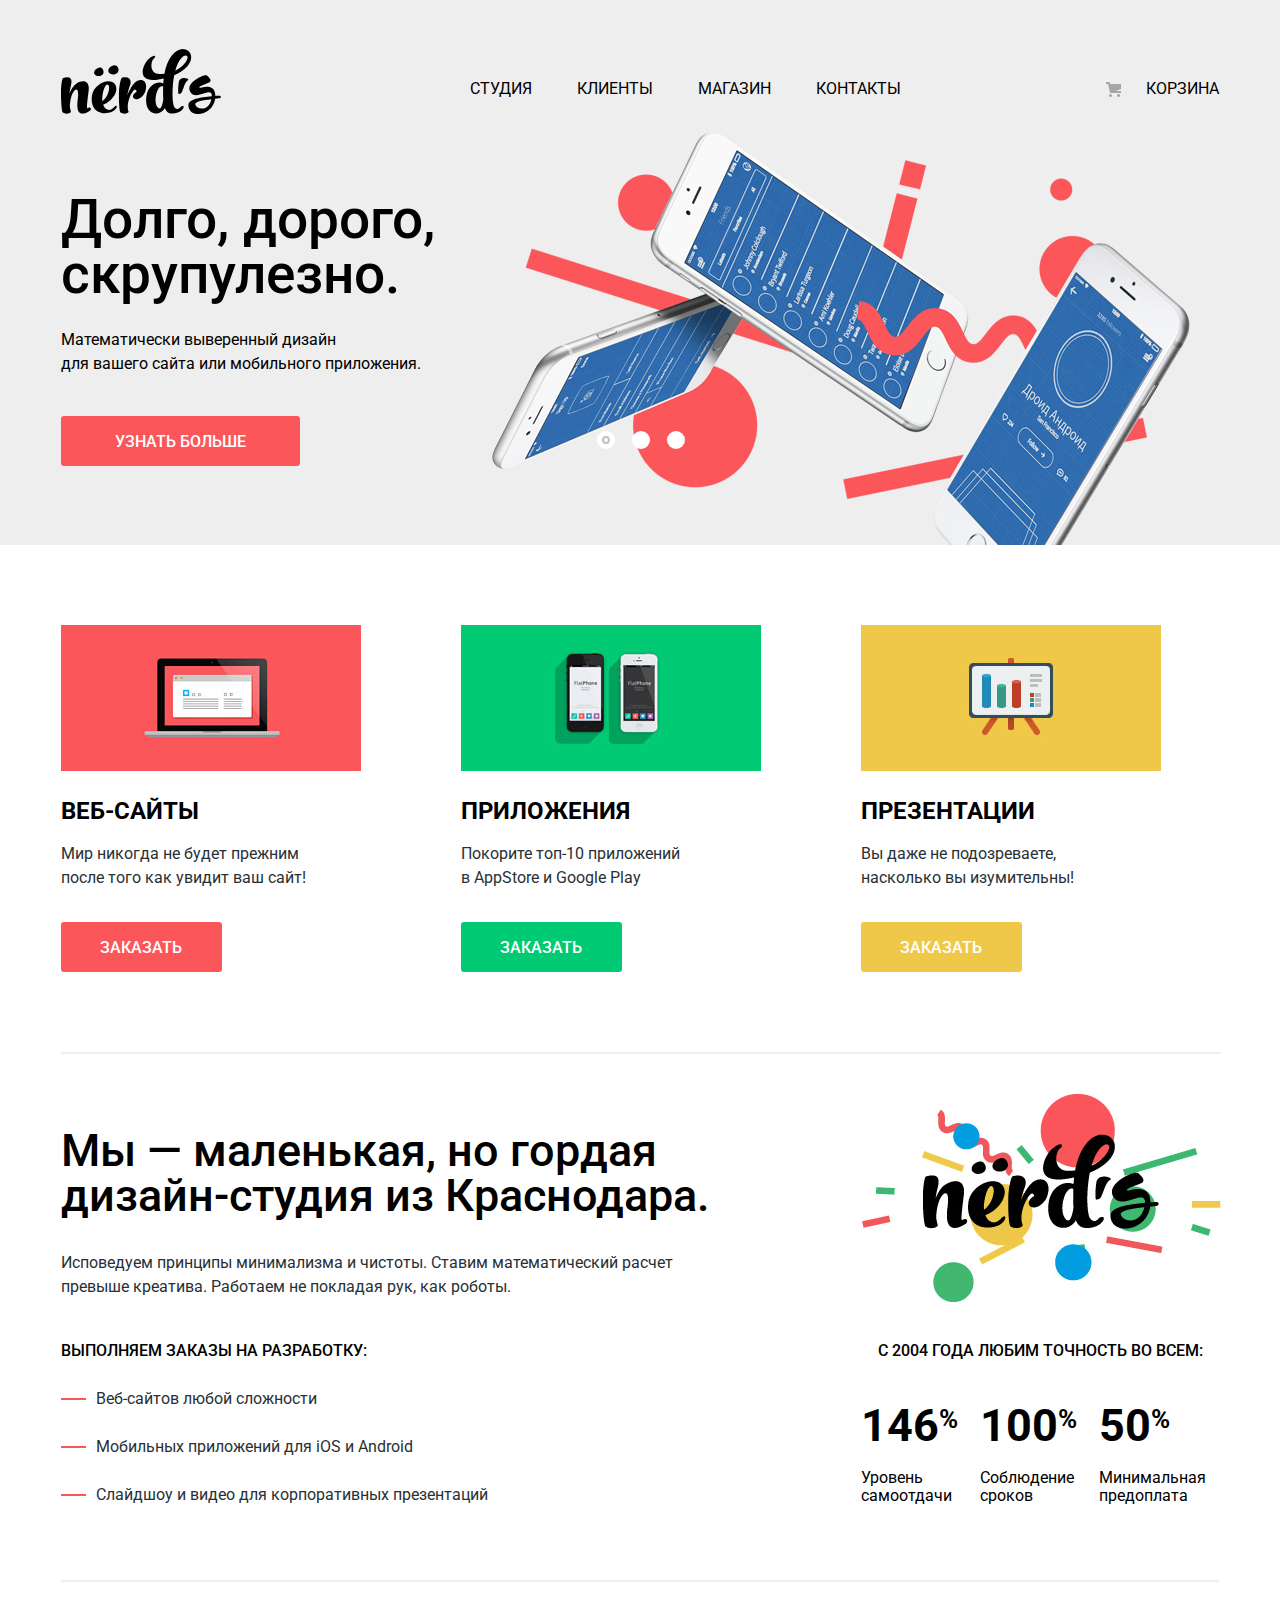
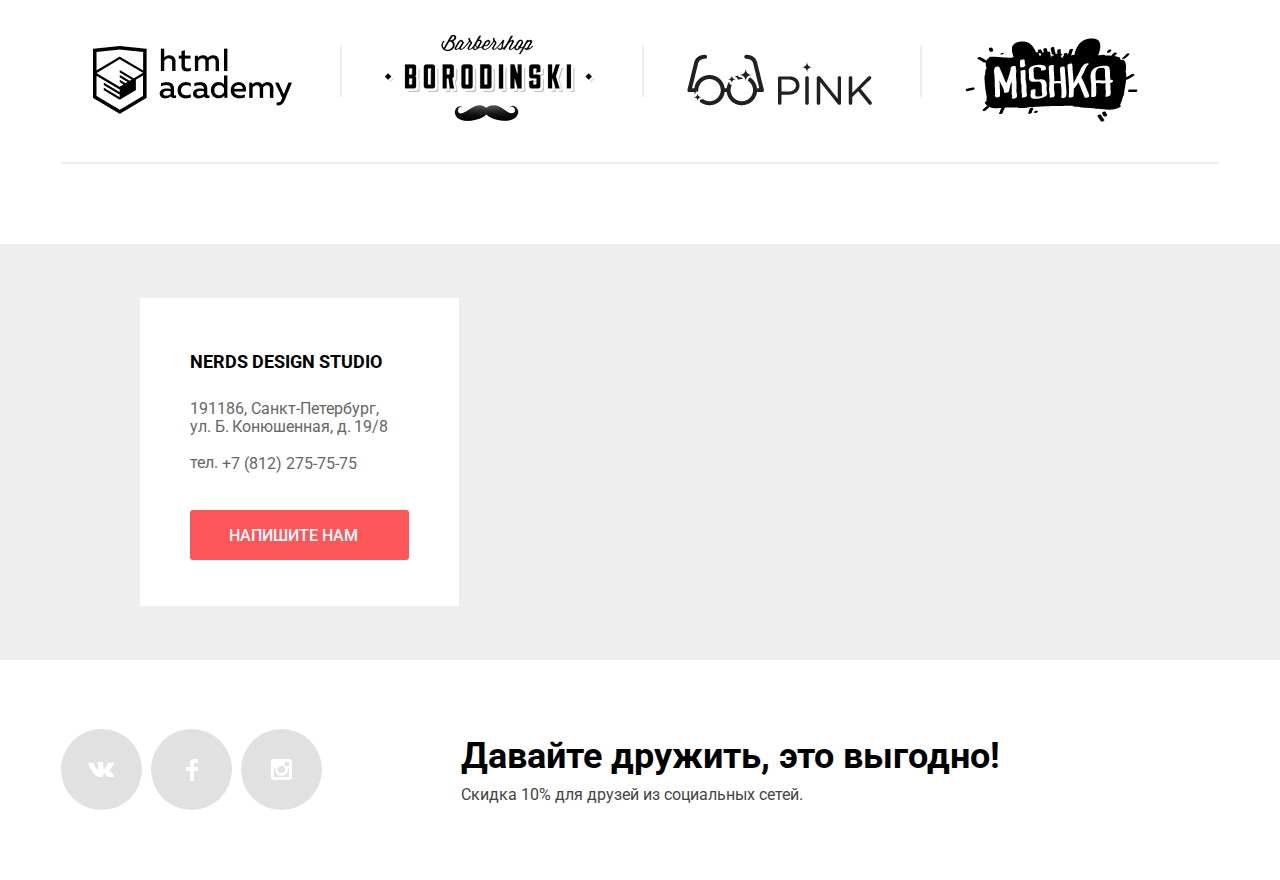
<file: index.html>
<!DOCTYPE html>
<html class="page" lang="ru">
    <head>
        <meta charset="utf-8">
        <title>Дизайн студия «‎Nerds»</title>
        <link href="https://fonts.googleapis.com/css2?family=Roboto:wght@400;500;700&display=swap" rel="stylesheet">
        <link href="css/normalize.min.css" rel="stylesheet">
        <link href="css/style.min.css" rel="stylesheet">
    </head>
    <body class="page-body">
        <header class="main-header">
            <nav class="main-navigation">
                <div class="main-navigation-wrapper">
                    <div class="container">
                        <a class="main-header-logo">
                            <img src="img/nerds-logo.svg" width="160" height="65" alt="Логотип Нердс">
                        </a>
                        <div class="main-header-bar">
                            <ul class="site-navigation">
                                <li class="site-navigation-item"><a href="blank.html">Студия</a></li>
                                <li class="site-navigation-item"><a href="blank.html">Клиенты</a></li>
                                <li class="site-navigation-item"><a href="catalog.html">Магазин</a></li>
                                <li class="site-navigation-item"><a href="blank.html">Контакты</a></li>
                            </ul>
                        </div>
                        <div class="basket-navigation">
                            <svg width="15" height="15" viewBox="0 0 15 15" fill="none" xmlns="http://www.w3.org/2000/svg">
                            <path d="M4.5 15C5.32843 15 6 14.3284 6 13.5C6 12.6716 5.32843 12 4.5 12C3.67157 12 3 12.6716 3 13.5C3 14.3284 3.67157 15 4.5 15Z" fill="#A6A6A6"/>
                            <path d="M12.5 15C13.3284 15 14 14.3284 14 13.5C14 12.6716 13.3284 12 12.5 12C11.6716 12 11 12.6716 11 13.5C11 14.3284 11.6716 15 12.5 15Z" fill="#A6A6A6"/>
                            <path d="M15 2H4.07L3.648 0H0V2H2.031L4.016 11H15V9H9.441L15 6.951V2Z" fill="#A6A6A6"/>
                            </svg>
                            <a class="basket-link" href="blank.html">Корзина</a>
                        </div>
                    </div>
                </div>
            </nav>
        </header>
        <main class="container">
            <div class="slider-wrapper">
                <section class="slider">
                    <ul class="sliders-list">
                        <li class="slider-item slide slide-current">
                            <h2>Долго, дорого, скрупулезно.</h2>
                            <p>Математически выверенный дизайн для&nbsp;вашего&nbsp;сайта&nbsp;или&nbsp;мобильного приложения.</p>
                            <a class="button" href="#">Узнать больше</a>
                        </li>
                        <li class="slider-item slide">
                            <h2>Любим математику как никто другой</h2>
                            <p>Никакого креатива, только математические формулы для&nbsp;расчета идеальных пропорций</p>
                            <a class="button" href="#">Узнать больше</a>
                        </li>
                        <li class="slider-item slide">
                            <h2>Только&nbsp;ночь, только&nbsp;хардкор</h2>
                            <p>Работать днем, как&nbsp;все? Мы&nbsp;против этого. Ближе&nbsp;к&nbsp;полуночи работа только начинается.</p>
                            <a class="button" href="#">Узнать больше</a>
                        </li>
                    </ul>
                    <div class="slider-controls">
                        <button type="button" aria-label="Первый слайд" class="current"></button>
                        <button type="button" aria-label="Второй слайд"></button>
                        <button type="button" aria-label="Третий слайд"></button>
                    </div>
                </section>
            </div>
            <section class="services">
                <h2 class="visually-hidden">Услуги</h2>
                <div class="services-wrapper">
                    <ul class="services-list">
                        <li class="service-item">
                            <img src="img/service1.jpg" width="300" height="146" alt="Иллюстрация для вэб-сайта">
                            <h3>Веб-сайты</h3>
                            <p>Мир никогда не&nbsp;будет прежним после&nbsp;того&nbsp;как увидит ваш сайт!</p>
                            <a class="button" href="#">Заказать</a>
                        </li>
                        <li class="service-item">
                            <img src="img/service2.jpg" width="300" height="146"  alt="Иллюстрация для вэб-сайта">
                            <h3>Приложения</h3>
                            <p>Покорите топ-10 приложений в&nbsp;AppStore и&nbsp;Google&nbsp;Play</p>
                            <a class="button green" href="#">Заказать</a>
                        </li>
                        <li class="service-item">
                            <img src="img/service3.jpg" width="300" height="146"  alt="Иллюстрация для вэб-сайта">
                            <h3>Презентации</h3>
                            <p>Вы&nbsp;даже не&nbsp;подозреваете, насколько&nbsp;вы&nbsp;изумительны!</p>
                            <a class="button yellow" href="#">Заказать</a>
                        </li>
                    </ul>
                </div>
            </section>
            <div class="index-columns">
                <section class="about">
                    <h2>Мы — маленькая, но гордая дизайн-студия из Краснодара.</h2>
                    <p>Исповедуем принципы минимализма и чистоты. Ставим математический расчет превыше креатива. Работаем не покладая рук, как роботы.</p>
                    <strong>Выполняем заказы на разработку:</strong>
                    <ul class="about-services-list">
                        <li class="about-services-item"><p>Веб-сайтов любой сложности</p></li>
                        <li class="about-services-item"><p>Мобильных приложений для iOS и Android</p></li>
                        <li class="about-services-item"><p>Слайдшоу и видео для корпоративных презентаций</p></li>
                    </ul>
                </section>
                <section class="features">
                    <img src="img/nerds-illustration-1.png" width="360" height="208" alt="Иллюстрация «‎Nerds»">
                    <strong>c 2004 года любим точность во всем:</strong>
                    <ul class="features-list">
                        <li class="feature-item"><h2>146<sup>%</sup></h2><p>Уровень самоотдачи</p></li>
                        <li class="feature-item"><h2>100<sup>%</sup></h2><p>Соблюдение сроков</p></li>
                        <li class="feature-item"><h2>50<sup>%</sup></h2><p>Минимальная предоплата</p></li>
                    </ul>
                </section>
            </div>
            <div class="clients-wrapper">
                <section class="clients">
                    <h2 class="visually-hidden">Клиенты</h2>
                    <ul class="clients-list">
                        <li class="client-item"><a href="#"><img src="img/html-academy.png" width="199" height="90" alt="Логотип «HTML Академии»‎"></a></li>
                        <li class="client-item"><a href="#"><img src="img/barbershop.png" width="209" height="90" alt="Логотип барбершопа «‎Бородинский»‎"></a></li>
                        <li class="client-item"><a href="#"><img src="img/pink.png" width="185" height="90" alt="Логотип «‎Pink»‎"></a></li>
                        <li class="client-item"><a href="#"><img src="img/mishka.png" width="173" height="90" alt="Логотип «‎Mishka»‎"></a></li>
                    </ul>
                </section>
            </div>
        </main>
            <div class="map-wrapper">
                <section class="contact-details">
                    <h2 class="visually-hidden">Контакты</h2>
                    <h3>Nerds design studio</h3>
                    <p>191186, Санкт-Петербург, ул.&nbsp;Б.&thinsp;Конюшенная, д.&thinsp;19/8<br>
<br>
тел. <a href="tel:+78122757575" id="tel">+7 (812) 275-75-75</a></p>
                    <a href="#" class="button send-message">Напишите нам</a>
                </section>
                <div class="map-wrapper">
                    <iframe src="https://snazzymaps.com/embed/270808" height="416" style="border:none;"></iframe>
                    <!--
                    <iframe src="https://www.google.com/maps/embed?pb=!1m18!1m12!1m3!1d1998.6037999040354!2d30.322010416394033!3d59.938716271971415!2m3!1f0!2f0!3f0!3m2!1i1024!2i768!4f13.1!3m3!1m2!1s0x4696310fca5ba729%3A0xea9c53d4493c879f!2sBolshaya+Konyushennaya+ul.%2C+19%2C+Sankt-Peterburg%2C+Russia%2C+191186!5e0!3m2!1sen!2s!4v1441888483426" width="1440" height="416" allowfullscreen title="Офис компании по адресу ул. Большая Конюшенная 19/8, Санкт-Петербург" style="border:none;"></iframe>
                    -->
                </div>
            </div>
            <footer class="page-footer main-footer">
                <div class="container">
                    <section class="social-media">
                        <h2 class="visually-hidden">Социальные сети</h2>
                        <ul class="social-icons-list">
                            <li class="social-icon-item">
                                <a href="#"><svg width="27" height="15" fill="none" xmlns="http://www.w3.org/2000/svg"><path d="M16.14 11.51c.95-.3 2.18 2.04 3.48 2.94.98.68 1.73.53 1.73.53l3.47-.05s1.82-.1.96-1.55c-.07-.12-.5-1.07-2.59-3.02-2.17-2.05-1.88-1.71.74-5.25 1.6-2.15 2.24-3.46 2.04-4.02-.2-.54-1.37-.4-1.37-.4L20.7.7c-.38 0-.7.12-.85.52 0 0-.62 1.66-1.45 3.08-1.74 2.99-2.43 3.15-2.72 2.96-.66-.43-.5-1.74-.5-2.67 0-2.9.44-4.1-.84-4.41A6.6 6.6 0 0012.5 0c-1.39-.03-2.57 0-3.24.32-.45.23-.79.72-.58.74.26.04.84.16 1.15.59.4.55.4 1.79.4 1.79s.22 3.41-.55 3.83c-.53.3-1.25-.3-2.8-3.01-.8-1.4-1.4-2.92-1.4-2.92s-.1-.29-.32-.45c-.25-.18-.6-.24-.6-.24L.85.68S.29.7.08.95c-.18.21-.01.66-.01.66s2.9 6.89 6.2 10.35c3.02 3.18 6.46 2.97 6.46 2.97h1.55s.47-.05.7-.31c.23-.24.22-.7.22-.7s-.03-2.1.94-2.41z" fill="#fff"/></svg><span class="visually-hidden">ВКонтакте</span></a>
                            </li>
                            <li class="social-icon-item">
                                <a href="#"><svg width="12" height="22" fill="none" xmlns="http://www.w3.org/2000/svg"><path d="M12 4V0H8a4 4 0 00-4 4v4H0v4h4v10h4V12h4V8H8V4h4z" fill="#fff"/></svg><span class="visually-hidden">Фейсбук</span></a>
                            </li>
                            <li class="social-icon-item">
                                <a href="#"><svg width="21" height="21" fill="none" xmlns="http://www.w3.org/2000/svg"><path fill-rule="evenodd" clip-rule="evenodd" d="M3 0h15a3 3 0 013 3v15a3 3 0 01-3 3H3a3 3 0 01-3-3V3a3 3 0 013-3zm11 10.5a3.5 3.5 0 10-7 0 3.5 3.5 0 007 0zM3 18V9h1.18a6.5 6.5 0 1012.64 0H18v9H3zM14 7h4V3h-4v4z" fill="#fff"/></svg><span class="visually-hidden">Инстаграм</span></a>
                            </li>
                        </ul>
                    </section>
                    <section class="promo">
                        <h3>Давайте дружить, это выгодно!</h3>
                        <p>Скидка 10% для друзей из социальных сетей.</p>
                    </section>
                </div>
            </footer>
        <section class="modal modal-contact">
            <h2>Напишите нам</h2>
            <form class="contact-form" action="https://echo.htmlacademy.ru" method="post">
                <p>
                    <label for="contact-name">Ваше имя:</label>
                    <input class="input-user-name" id="contact-name" type="text" name="full_name" placeholder="Имя и Фамилия">
                </p>
                <p>
                    <label for="contact-email">Ваш email:</label>
                    <input class="input-user-email" id="contact-email" type="email" name="email" placeholder="email@example.com">
                </p>
                <p>
                    <label for="contact-message">Текст письма:</label>
                    <textarea  class="textarea-message" id="contact-message" name="message" rows="5" placeholder="В свободной форме"></textarea>
                </p>
                <button class="button send" type="submit">Отправить</button>
            </form>
            <button class="modal-close" type="button" aria-label="Закрыть"></button>
        </section>
        <section class="basket modal-basket">
            <h2>Корзина</h2>
            <p>В вашей корзине пока нет товаров</p>
            <button class="basket-close" type="button" aria-label="Закрыть"></button>
        </section>

        <script src="js/contact.min.js"></script>
        <script src="js/basket.min.js"></script>

    </body>
</html>
</file>
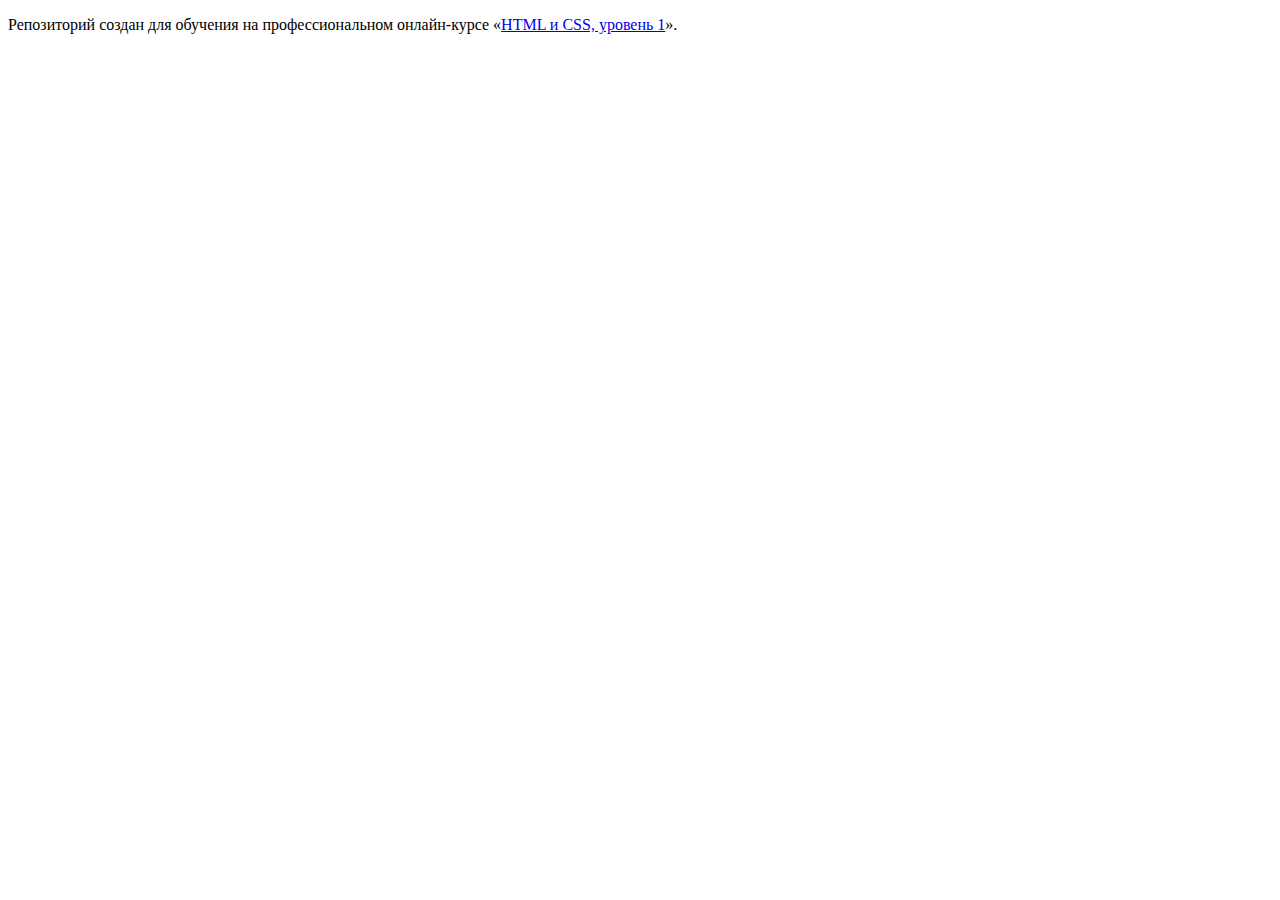
<file: master/index.html>
<!DOCTYPE html>
<html lang="ru">
  <head>
    <meta charset="utf-8">
    <title>HTML Academy: Нёрдс</title>
    <base href="https://htmlacademy-htmlcss.github.io/1403619-nerds-29/master/">
</head>
  <body>

    <p>Репозиторий создан для обучения на профессиональном онлайн‑курсе «<a href="https://htmlacademy.ru/intensive/htmlcss">HTML и CSS, уровень 1</a>».</p>

  </body>
</html>
</file>
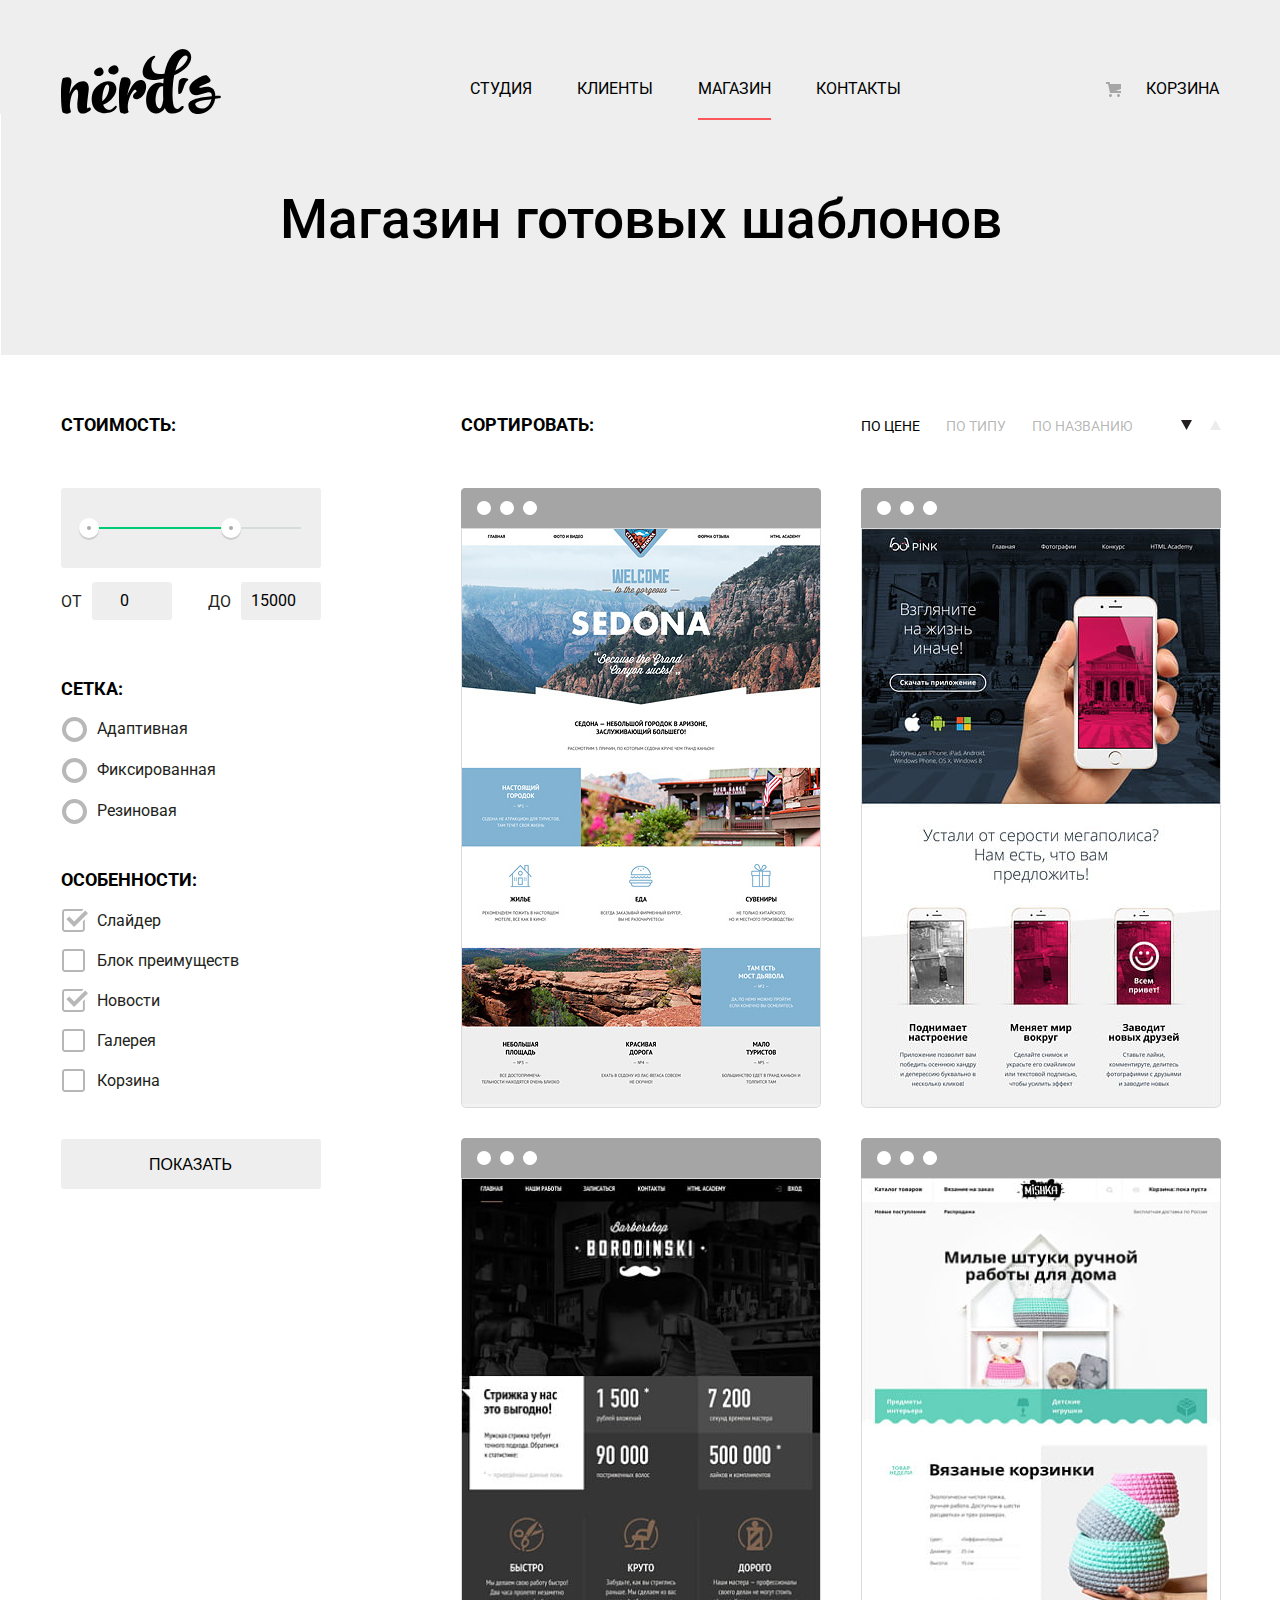
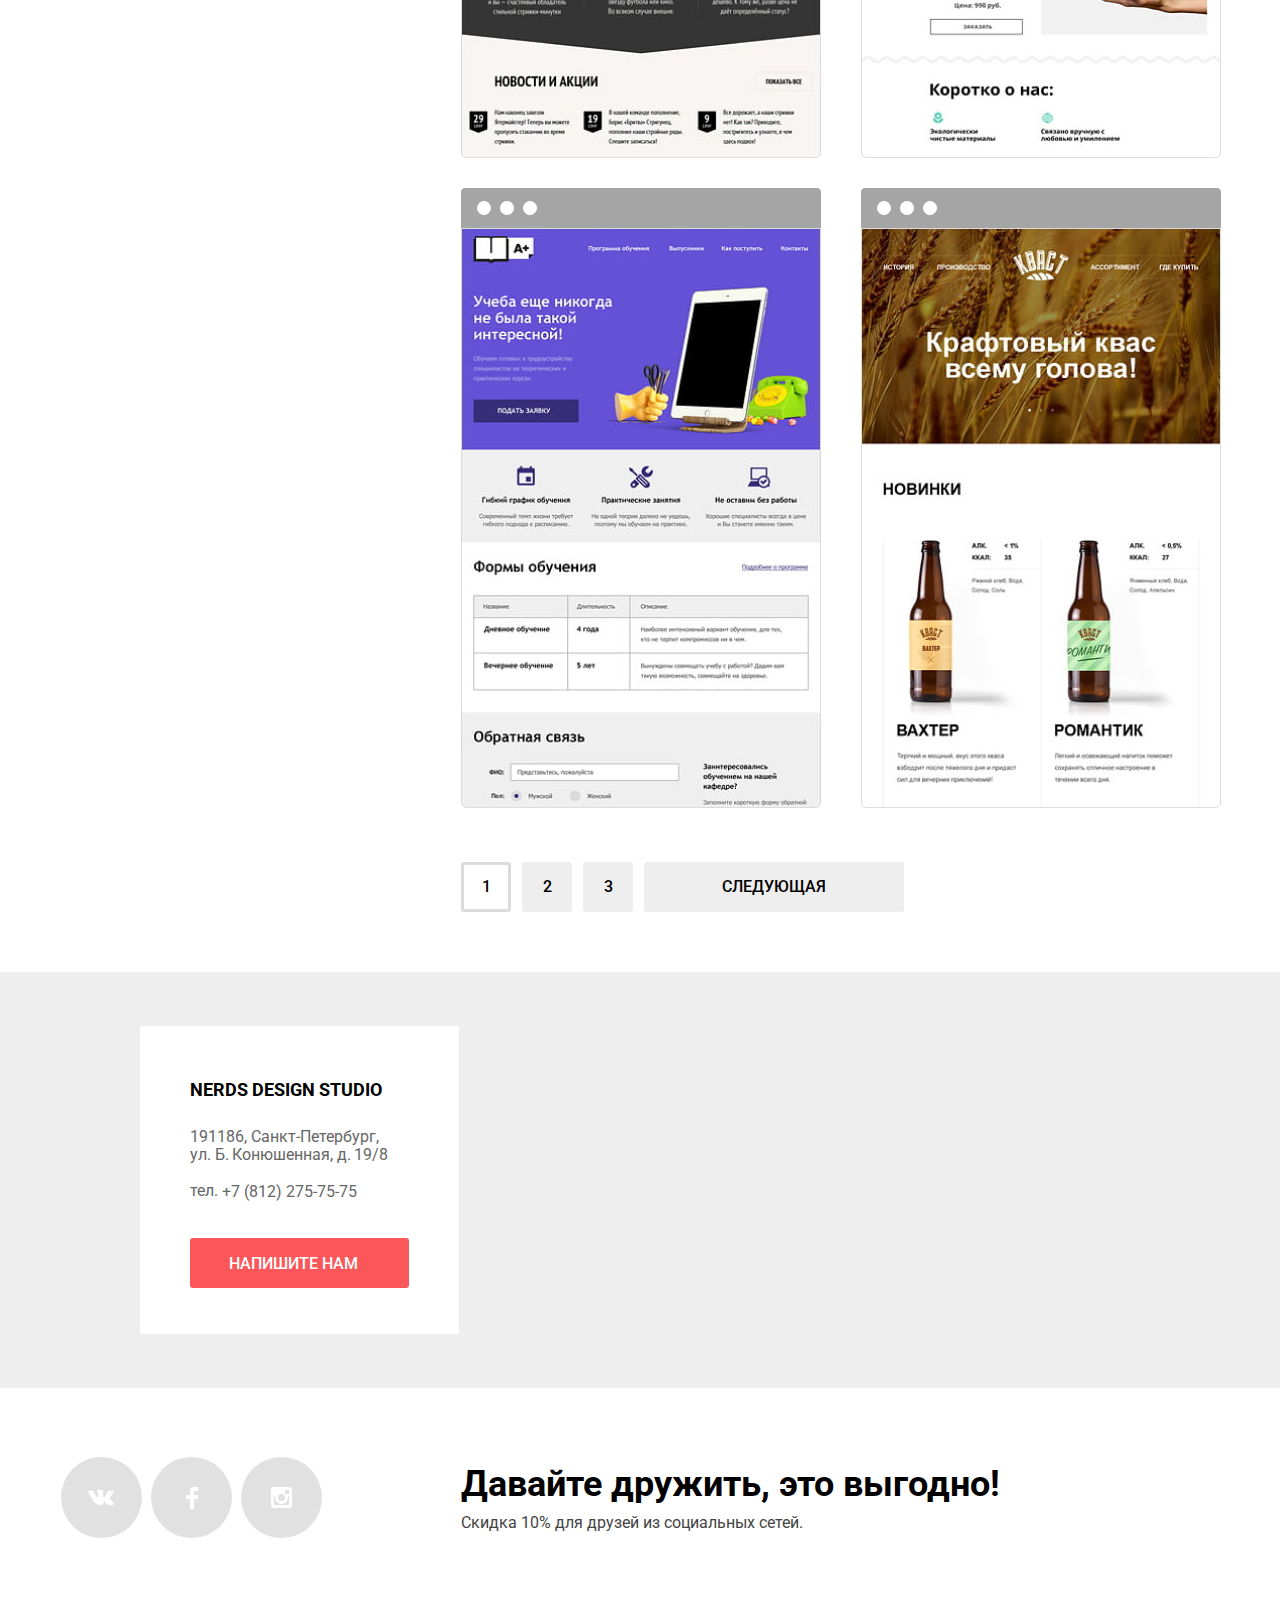
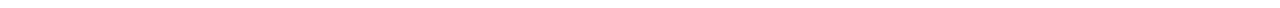
<file: catalog.html>
<!DOCTYPE html>
<html lang="ru">
    <head>
        <meta charset="utf-8">
        <title>Дизайн студия «‎Nerds»</title>
        <link href="https://fonts.googleapis.com/css2?family=Roboto:wght@400;500;700&display=swap" rel="stylesheet">
        <link href="css/normalize.min.css" rel="stylesheet">
        <link href="css/style.min.css" rel="stylesheet">
    </head>
    <body>
        <header class="main-header">
            <nav class="main-navigation">
                <div class="main-navigation-wrapper">
                    <div class="container">
                        <a class="main-header-logo" href="index.html">
                            <img src="img/nerds-logo.svg" width="160" height="65" alt="Логотип Нердс">
                        </a>
                        <div class="main-header-bar">
                            <ul class="site-navigation">
                                <li class="site-navigation-item"><a href="blank.html">Студия</a></li>
                                <li class="site-navigation-item"><a href="blank.html">Клиенты</a></li>
                                <li class="site-navigation-item current"><a>Магазин</a></li>
                                <li class="site-navigation-item"><a href="blank.html">Контакты</a></li>
                            </ul>
                        </div>
                        <div class="basket-navigation">
                            <svg width="15" height="15" viewBox="0 0 15 15" fill="none" xmlns="http://www.w3.org/2000/svg">
                            <path d="M4.5 15C5.32843 15 6 14.3284 6 13.5C6 12.6716 5.32843 12 4.5 12C3.67157 12 3 12.6716 3 13.5C3 14.3284 3.67157 15 4.5 15Z" fill="#A6A6A6"/>
                            <path d="M12.5 15C13.3284 15 14 14.3284 14 13.5C14 12.6716 13.3284 12 12.5 12C11.6716 12 11 12.6716 11 13.5C11 14.3284 11.6716 15 12.5 15Z" fill="#A6A6A6"/>
                            <path d="M15 2H4.07L3.648 0H0V2H2.031L4.016 11H15V9H9.441L15 6.951V2Z" fill="#A6A6A6"/>
                            </svg>
                            <a class="basket-link" href="blank.html">Корзина</a>
                        </div>
                    </div>
                </div>
            </nav>
        </header>
        <main class="page-catalog container">
            <div class="page-title-wrapper">
                <h2 class="page-title">Магазин готовых шаблонов</h2>
            </div>
                <section class="filters">
                    <h2 class="visually-hidden">Фильтр</h2>
                    <form class="filter" method="get" action="https://echo.htmlacademy.ru" target="_blank">
                        <fieldset class="price">
                            <legend>Стоимость:</legend>
                            <div class="range-filter">
                                <div class="range-controls">
                                    <div class="scale">
                                        <div class="bar"></div>
                                        <div class="toggle toggle-min" tabindex="0"></div>
                                        <div class="toggle toggle-max" tabindex="0"></div>
                                    </div>
                                </div>
                                <div class="price-controls">
                                    <label class="min-price">
от <input type="number" name="min-price" value="0">
                                    </label>
                                    <label class="max-price">
до <input type="number" name="max-price" value="15000">
                                    </label>
                                </div>
                            </div>
                        </fieldset>
                        <fieldset class="grid-type">
                            <legend>Сетка:</legend>
                            <ul>
                                <li class="filter-option filter-radio">
                                    <input class="visually-hidden filter-input-radio filter-input" type="radio" name="grid" value="adaptive" id="grid-adaptive" tabindex="1">
                                    <label for="grid-adaptive">Адаптивная</label>
                                </li>
                                <li class="filter-option filter-radio">
                                    <input class="visually-hidden filter-input-radio filter-input" type="radio" name="grid" value="fixed" id="grid-fixed" tabindex="1">
                                    <label for="grid-fixed">Фиксированная</label>
                                </li>
                                <li class="filter-option filter-radio">
                                    <input class="visually-hidden filter-input-radio filter-input" type="radio" name="grid" value="rubber" id="grid-rubber" tabindex="1">
                                    <label for="grid-rubber">Резиновая</label>
                                </li>

                            </ul>
                        </fieldset>
                        <fieldset class="additional-advantages">
                            <legend>Особенности:</legend>
                            <ul class="advantages-list">
                                <li class="filter-option filter-checkbox">
                                    <input class="visually-hidden filter-input-checkbox filter-input" type="checkbox" name="advantages" id="advantage-slider" checked tabindex="2">
                                    <label for="advantage-slider">Слайдер</label>
                                </li>
                                <li class="filter-option filter-checkbox">
                                    <input class="visually-hidden filter-input-checkbox filter-input" type="checkbox" name="advantages" id="advantage-block" tabindex="2">
                                    <label for="advantage-block">Блок преимуществ</label>
                                </li>
                                <li class="filter-option filter-checkbox">
                                    <input class="visually-hidden filter-input-checkbox filter-input" type="checkbox" name="advantages" id="advantage-news" checked tabindex="2">
                                    <label for="advantage-news">Новости</label>
                                </li>
                                <li class="filter-option filter-checkbox">
                                    <input class="visually-hidden filter-input-checkbox filter-input" type="checkbox" name="advantages" id="advantage-gallery" tabindex="2">
                                    <label for="advantage-gallery">Галерея</label>
                                </li>
                                <li class="filter-option filter-checkbox">
                                    <input class="visually-hidden filter-input-checkbox filter-input" type="checkbox" name="advantages" id="advantage-basket" tabindex="2">
                                    <label for="advantage-basket">Корзина</label>
                                </li>
                            </ul>
                        </fieldset>
                        <button type="submit" class="filter-button button">Показать</button>
                    </form>
                </section>
                <section class="products">
                    <h2 class="visually-hidden">Список готовых шаблонов</h2>
                    <section class="sort">
                        <div class="sort-wrapper">
                            <h3>Сортировать:</h3>
                            <ul class="sort-list">
                                <li><a class="current">По цене</a></li>
                                <li><a href="#">По типу</a></li>
                                <li><a href="#">По названию</a></li>
                            </ul>
                            <div class="sort-nav-direction">
                                <button class="sort-dir current" type="button">
                                    <svg width="11" height="10" viewBox="0 0 11 10" fill="none" xmlns="http://www.w3.org/2000/svg">
                                    <path d="M5.5 10L0 0H11" fill="#231F20"/>
                                    </svg>
                                    <span class="visually-hidden">По убыванию</span>
                                </button>
                                <button class="sort-dir" type="button">
                                    <svg width="11" height="10" viewBox="0 0 11 10" fill="none" xmlns="http://www.w3.org/2000/svg">
                                    <path d="M5.5 0L0 10H11L5.5 0Z" fill="#A6A6A6"/>
                                    </svg>
                                    <span class="visually-hidden">По возрастанию</span>
                                </button>
                            </div>
                        </div>
                    </section>
                    <h2 class="visually-hidden">Список шаблонов для сайта</h2>
                    <ul class="products-list">
                        <li class="products-item">
                            <svg width="360" height="40" fill="none" xmlns="http://www.w3.org/2000/svg"><path fill-rule="evenodd" clip-rule="evenodd" d="M4 0h352c2.2 0 4 1.8 4 4v36H0V4c0-2.2 1.8-4 4-4zm19 27a7 7 0 1 1 0-14 7 7 0 0 1 0 14zm23 0a7 7 0 1 1 0-14 7 7 0 0 1 0 14zm16.95-3.5a7 7 0 1 0 12.13-7 7 7 0 0 0-12.13 7z" fill="#4D4D4D"/></svg>
                            <img src="img/product-sedona.jpg" width="360" height="580" alt="Шаблон сайта «‎Sedona»">
                            <div class="product-info">
                                <a href="#"  class="product-name">Sedona</a>
                                <p>Информационный сайт для&nbsp;туристов</p>
                                <a href="#" class="button price" aria-label="Добавить шаблон сайта «‎Sedona» в корзину">9 900 ₽</a>
                            </div>
                        </li>
                        <li class="products-item">
                            <svg width="360" height="40" fill="none" xmlns="http://www.w3.org/2000/svg"><path fill-rule="evenodd" clip-rule="evenodd" d="M4 0h352c2.2 0 4 1.8 4 4v36H0V4c0-2.2 1.8-4 4-4zm19 27a7 7 0 1 1 0-14 7 7 0 0 1 0 14zm23 0a7 7 0 1 1 0-14 7 7 0 0 1 0 14zm16.95-3.5a7 7 0 1 0 12.13-7 7 7 0 0 0-12.13 7z" fill="#4D4D4D"/></svg>
                            <img src="img/product-pink.jpg" width="360" height="580" alt="Шаблон сайта «‎Pink»">
                            <div class="product-info">
                                <a href="#"  class="product-name">Pink App</a>
                                <p>Продуктовый лендинг приложения для&nbsp;iOS и&nbsp;Android</p>
                                <a href="#" class="button price" aria-label="Добавить шаблон сайта «‎Pink» в корзину">9 900 ₽</a>
                            </div>
                        </li>
                        <li class="products-item">
                            <svg width="360" height="40" fill="none" xmlns="http://www.w3.org/2000/svg"><path fill-rule="evenodd" clip-rule="evenodd" d="M4 0h352c2.2 0 4 1.8 4 4v36H0V4c0-2.2 1.8-4 4-4zm19 27a7 7 0 1 1 0-14 7 7 0 0 1 0 14zm23 0a7 7 0 1 1 0-14 7 7 0 0 1 0 14zm16.95-3.5a7 7 0 1 0 12.13-7 7 7 0 0 0-12.13 7z" fill="#4D4D4D"/></svg>
                            <img src="img/product-barbershop.jpg" width="360" height="580" alt="Шаблон сайта «‎Borodinski»">
                            <div class="product-info">
                                <a href="#"  class="product-name">Barbershop</a>
                                <p>Сайт салона красоты.<br>
Для мужчин, да.</p>
                                <a href="#" class="button price" aria-label="Добавить шаблон сайта «‎Barbershop» в корзину">9 900 ₽</a>
                            </div>
                        </li>
                        <li class="products-item">
                            <svg width="360" height="40" fill="none" xmlns="http://www.w3.org/2000/svg"><path fill-rule="evenodd" clip-rule="evenodd" d="M4 0h352c2.2 0 4 1.8 4 4v36H0V4c0-2.2 1.8-4 4-4zm19 27a7 7 0 1 1 0-14 7 7 0 0 1 0 14zm23 0a7 7 0 1 1 0-14 7 7 0 0 1 0 14zm16.95-3.5a7 7 0 1 0 12.13-7 7 7 0 0 0-12.13 7z" fill="#4D4D4D"/></svg>
                            <img src="img/product-mishka.jpg" width="360" height="580" alt="Шаблон сайта «‎Mishka»">
                            <div class="product-info">
                                <a href="#"  class="product-name">Mishka</a>
                                <p>Интернет-магазин<br>
вязаных игрушек</p>
                                <a href="#" class="button price" aria-label="Добавить шаблон сайта «‎Mishka» в корзину">9 900 ₽</a>
                            </div>
                        </li>
                        <li class="products-item">
                            <svg width="360" height="40" fill="none" xmlns="http://www.w3.org/2000/svg"><path fill-rule="evenodd" clip-rule="evenodd" d="M4 0h352c2.2 0 4 1.8 4 4v36H0V4c0-2.2 1.8-4 4-4zm19 27a7 7 0 1 1 0-14 7 7 0 0 1 0 14zm23 0a7 7 0 1 1 0-14 7 7 0 0 1 0 14zm16.95-3.5a7 7 0 1 0 12.13-7 7 7 0 0 0-12.13 7z" fill="#4D4D4D"/></svg>
                            <img src="img/product-a-plus.jpg" width="360" height="580" alt="Шаблон сайта «‎A Plus»">
                            <div class="product-info">
                                <a href="#"  class="product-name">A Plus</a>
                                <p>Лендинг курсов повышения квалификации</p>
                                <a href="#" class="button price" aria-label="Добавить шаблон сайта «‎A Plus» в корзину">9 900 ₽</a>
                            </div>
                        </li>
                        <li class="products-item">
                            <svg width="360" height="40" fill="none" xmlns="http://www.w3.org/2000/svg"><path fill-rule="evenodd" clip-rule="evenodd" d="M4 0h352c2.2 0 4 1.8 4 4v36H0V4c0-2.2 1.8-4 4-4zm19 27a7 7 0 1 1 0-14 7 7 0 0 1 0 14zm23 0a7 7 0 1 1 0-14 7 7 0 0 1 0 14zm16.95-3.5a7 7 0 1 0 12.13-7 7 7 0 0 0-12.13 7z" fill="#4D4D4D"/></svg>
                            <img src="img/product-kwast.jpg" width="360" height="580" alt="Шаблон сайта «‎Kwast»">
                            <div class="product-info">
                                <a href="#" class="product-name">Кваст</a>
                                <p>Промо-сайт производителя  крафтового кваса</p>
                                <a href="#" class="button price" aria-label="Добавить шаблон сайта «‎Kwast» в корзину">9 900 ₽</a>
                            </div>
                        </li>
                    </ul>
                    <div class="pagination">
                        <ul class="pagination-list">
                            <li class="pagination-item current">
                                <a>1</a>
                            </li>
                            <li class="pagination-item">
                                <a href="#">2</a>
                            </li>
                            <li class="pagination-item">
                                <a href="#">3</a>
                            </li>
                            <li class="pagination-item large">
                                <a href="#">Следующая</a>
                            </li>
                        </ul>
                    </div>
                </section>

        </main>
        <div class="map-wrapper">
            <section class="contact-details">
                <h2 class="visually-hidden">Контакты</h2>
                <h3>Nerds design studio</h3>
                <p>191186, Санкт-Петербург, ул.&nbsp;Б.&thinsp;Конюшенная, д.&thinsp;19/8<br>
<br>
тел. <a href="tel:+78122757575" id="tel">+7 (812) 275-75-75</a></p>
                <a href="#" class="button send-message">Напишите нам</a>
            </section>
            <div class="map-wrapper">
                <iframe src="https://snazzymaps.com/embed/270808" height="416" style="border:none;"></iframe>
                <!--
                <iframe src="https://www.google.com/maps/embed?pb=!1m18!1m12!1m3!1d1998.6037999040354!2d30.322010416394033!3d59.938716271971415!2m3!1f0!2f0!3f0!3m2!1i1024!2i768!4f13.1!3m3!1m2!1s0x4696310fca5ba729%3A0xea9c53d4493c879f!2sBolshaya+Konyushennaya+ul.%2C+19%2C+Sankt-Peterburg%2C+Russia%2C+191186!5e0!3m2!1sen!2s!4v1441888483426" width="1440" height="416" allowfullscreen title="Офис компании по адресу ул. Большая Конюшенная 19/8, Санкт-Петербург" style="border:none;"></iframe>
                -->
            </div>
        </div>
        <footer class="page-footer main-footer">
            <div class="container">
                <section class="social-media">
                    <h2 class="visually-hidden">Социальные сети</h2>
                    <ul class="social-icons-list">
                        <li class="social-icon-item">
                            <a href="#"><svg width="27" height="15" fill="none" xmlns="http://www.w3.org/2000/svg"><path d="M16.14 11.51c.95-.3 2.18 2.04 3.48 2.94.98.68 1.73.53 1.73.53l3.47-.05s1.82-.1.96-1.55c-.07-.12-.5-1.07-2.59-3.02-2.17-2.05-1.88-1.71.74-5.25 1.6-2.15 2.24-3.46 2.04-4.02-.2-.54-1.37-.4-1.37-.4L20.7.7c-.38 0-.7.12-.85.52 0 0-.62 1.66-1.45 3.08-1.74 2.99-2.43 3.15-2.72 2.96-.66-.43-.5-1.74-.5-2.67 0-2.9.44-4.1-.84-4.41A6.6 6.6 0 0012.5 0c-1.39-.03-2.57 0-3.24.32-.45.23-.79.72-.58.74.26.04.84.16 1.15.59.4.55.4 1.79.4 1.79s.22 3.41-.55 3.83c-.53.3-1.25-.3-2.8-3.01-.8-1.4-1.4-2.92-1.4-2.92s-.1-.29-.32-.45c-.25-.18-.6-.24-.6-.24L.85.68S.29.7.08.95c-.18.21-.01.66-.01.66s2.9 6.89 6.2 10.35c3.02 3.18 6.46 2.97 6.46 2.97h1.55s.47-.05.7-.31c.23-.24.22-.7.22-.7s-.03-2.1.94-2.41z" fill="#fff"/></svg><span class="visually-hidden">ВКонтакте</span></a>
                        </li>
                        <li class="social-icon-item">
                            <a href="#"><svg width="12" height="22" fill="none" xmlns="http://www.w3.org/2000/svg"><path d="M12 4V0H8a4 4 0 00-4 4v4H0v4h4v10h4V12h4V8H8V4h4z" fill="#fff"/></svg><span class="visually-hidden">Фейсбук</span></a>
                        </li>
                        <li class="social-icon-item">
                            <a href="#"><svg width="21" height="21" fill="none" xmlns="http://www.w3.org/2000/svg"><path fill-rule="evenodd" clip-rule="evenodd" d="M3 0h15a3 3 0 013 3v15a3 3 0 01-3 3H3a3 3 0 01-3-3V3a3 3 0 013-3zm11 10.5a3.5 3.5 0 10-7 0 3.5 3.5 0 007 0zM3 18V9h1.18a6.5 6.5 0 1012.64 0H18v9H3zM14 7h4V3h-4v4z" fill="#fff"/></svg><span class="visually-hidden">Инстаграм</span></a>
                        </li>
                    </ul>
                </section>
                <section class="promo">
                    <h3>Давайте дружить, это выгодно!</h3>
                    <p>Скидка 10% для друзей из социальных сетей.</p>
                </section>
            </div>
        </footer>
        <section class="modal modal-contact">
            <h2>Напишите нам</h2>
            <form class="contact-form" action="https://echo.htmlacademy.ru" method="post">
                <p>
                    <label for="contact-name">Ваше имя:</label>
                    <input class="input-user-name" id="contact-name" type="text" name="full_name" placeholder="Имя и Фамилия">
                </p>
                <p>
                    <label for="contact-email">Ваш email:</label>
                    <input class="input-user-email" id="contact-email" type="email" name="email" placeholder="email@example.com">
                </p>
                <p>
                    <label for="contact-message">Текст письма:</label>
                    <textarea  class="textarea-message" id="contact-message" name="message" rows="5" placeholder="В свободной форме"></textarea>
                </p>
                <button class="button send" type="submit">Отправить</button>
            </form>
            <button class="modal-close" type="button" aria-label="Закрыть"></button>
        </section>
        <section class="basket modal-basket">
            <h2>Корзина</h2>
            <p>В вашей корзине пока нет товаров</p>
            <button class="basket-close" type="button" aria-label="Закрыть"></button>
        </section>

        <script src="js/contact.min.js"></script>
        <script src="js/basket.min.js"></script>

    </body>
</html>
</file>
<file: css/style.min.css>
:root{--basic-black:#000000;--basic-extra-dark:#283136;--basic-dark:#444444;--basic-neutral:#E5E5E5;--basic-extra-light:#EEEEEE;--basic-white:#FFFFFF;--basic-red:#FB565A;--basic-green:#00CA74;--basic-yellow:#EFC849;--special-red-hover:#E74246;--special-red-active:#D7373B;--special-green-hover:#00BC6C;--special-green-active:#00AA62;--special-yellow-hover:#EAB534;--special-yellow-active:#E5A722;--special-grey-1:#C1C1C1;--special-grey-2:#E1E1E1;--special-grey-3:#666666;--special-pagination-hover:#DFDFDF;--special-pagination-active:#D5D5D5;--special-pagination-border-current:#DBDBDB;--special-toggle-background:#ABABAB;--special-filter-black:#231F20;--special-range-scale:#D7DCDF;--special-input-active:#B4B9BB;--special-radio-checkbox:#4D4D4D}body{min-width:960px;margin:0;padding:0;font-family:Roboto,Arial,sans-serif;font-size:16px;line-height:24px;font-weight:400;color:var(--basic-extra-black);text-transform:none;background-color:var(--basic-white);background-position:top center;background-repeat:no-repeat;overflow-x:hidden}a{text-decoration:none;display:inline-block;vertical-align:middle}img{max-width:100%;height:auto}.main-header{padding-top:48px;background-color:var(--basic-extra-light)}.main-header-logo{width:160px;height:66px;margin:0 0;padding:0 0}.main-navigation{color:var(--basic-black);background-color:transparent}.main-navigation-wrapper{width:100%;height:auto}.main-navigation-wrapper .container{display:flex;justify-content:space-between;align-items:flex-start}.main-header-bar a{line-height:30px}.site-navigation{display:flex;flex-wrap:wrap;justify-content:flex-start;align-items:center;list-style:none;margin:0 0;padding:0 0;min-width:437px;padding-top:26px}.site-navigation-item a{color:var(--basic-black);text-transform:uppercase;margin-left:45px}.site-navigation-item a:hover{color:var(--basic-red)}.site-navigation-item a:focus{color:var(--basic-red)}.site-navigation-item:active:not(.current) a{color:var(--basic-black);opacity:.3}.site-navigation-item.current{position:relative;box-sizing:content-box}.site-navigation-item.current::after{position:absolute;content:" ";width:calc(100% - 45px);height:2px;left:45px;top:44px;z-index:20;background-color:var(--basic-red)}.main-header-logo{position:relative}.main-header-logo:active::after{position:absolute;content:url(../img/nerds-logo-active.svg);background-color:var(--basic-extra-light);top:0;left:0}.basket-navigation{display:flex;justify-content:flex-end;align-items:center;min-width:115px;margin:0 0;padding:0 0;line-height:30px;padding-top:26px}.basket-link{color:var(--basic-black);text-transform:uppercase;margin-left:25px}.basket-link:hover{color:var(--basic-red)}.basket-link:focus{color:var(--basic-red)}.basket-link:active{color:var(--basic-black);opacity:.5}.container{width:1158px;margin:0 auto;padding:0 0}.slider-wrapper{background-color:var(--basic-extra-light);margin:0;padding:0;position:relative;z-index:0}.slider-wrapper::before{background-color:var(--basic-extra-light);position:absolute;z-index:-1;content:" ";height:100%;width:100vw;margin-left:50%;transform:translate(-50%)}.slider a{display:inline-block;vertical-align:middle}.slider h2{display:flex;justify-content:flex-start;flex-wrap:wrap;width:538px;font-size:55px;line-height:55px;color:var(--basic-black);font-weight:500;padding:78px 0 0 0;margin:0 0 26px 0}.slider p{display:flex;justify-content:flex-start;flex-wrap:wrap;width:416px;margin:0 0 40px 0}.sliders-list{margin:0 0;padding:0 0;list-style:none}.slider-item.slide:nth-child(1){max-width:1157px;height:431px;background:var(--basic-extra-light) url(../img/slider1.png) no-repeat right}.slider-item.slide:nth-child(2){max-width:1157px;height:431px;background:var(--basic-extra-light) url(../img/slider2.png) no-repeat right}.slider-item.slide:nth-child(3){max-width:1157px;height:431px;background:var(--basic-extra-light) url(../img/slider3.png) no-repeat right}.slider-item.slide a{font-size:16px;line-height:18px;padding:17px 54px 15px 54px}.slider-controls{display:flex;width:88px;justify-content:space-between;position:absolute;bottom:96px;left:536px;z-index:20}.slider-controls button{padding:0;width:18px;height:18px;background-color:var(--basic-white);border-style:none;border-radius:50%;cursor:pointer}.slider-controls .current{position:relative;background-color:var(--basic-white)}.slider-controls .current::after{position:absolute;content:" ";right:5px;bottom:5px;width:4px;height:4px;border-radius:50%;border:2px solid var(--special-grey-1)}.slider{position:relative}.slide{display:none}.slide-current{display:block}.button{font-size:16px;line-height:18px;font-weight:500;text-transform:uppercase;color:var(--basic-white);background-color:var(--basic-red);border:none;padding:17px 40px 15px 39px;border-radius:3px}.button:hover{background-color:var(--special-red-hover)}.button:focus{outline-color:var(--basic-black)}.button:active{background-color:var(--special-red-active);box-shadow:inset 0 3px 0 rgba(0,1,1,.1);color:rgba(255,255,255,.3)}.button:active a{opacity:.3}.button:focus a{outline-color:var(--basic-black)}.button.green{color:var(--basic-white);text-transform:uppercase;background-color:var(--basic-green);border:none;padding:17px 40px 15px 39px;border-radius:3px}.button.green:hover{background-color:var(--special-green-hover)}.button.green:focus{outline-color:var(--basic-black)}.button.green:active{background-color:var(--special-green-active);box-shadow:inset 0 3px 0 rgba(0,1,1,.1);color:rgba(255,255,255,.3)}.button.yellow{text-transform:uppercase;color:var(--basic-white);vertical-align:middle;background-color:var(--basic-yellow);border:none;padding:17px 40px 15px 39px;border-radius:3px}.button.yellow:hover{background-color:var(--special-yellow-hover)}.button.yellow:focus{outline-color:var(--basic-black)}.button.yellow:active{background-color:var(--special-yellow-active);box-shadow:inset 0 3px 0 rgba(0,1,1,.1);color:rgba(255,255,255,.3)}.services{padding:0;margin:0;margin-bottom:80px;margin-top:80px}.services-wrapper{background-color:var(--basic-white)}.services-list{display:flex;list-style:none;padding:0 0;margin:0 0}.service-item{width:300px;margin-right:100px;height:auto}.service-item:last-child{margin-right:0}.service-item h3{display:inline-block;vertical-align:middle;font-size:24px;line-height:30px;font-weight:700;text-transform:uppercase;color:var(--basic-black);margin:0;padding:0;margin-bottom:16px}.service-item img{width:400px;height:146px;margin-bottom:18px}.services p{color:var(--basic-extra-dark);padding:0 0;margin:0 0;margin-bottom:32px;line-height:24px}.services a{display:inline-block;vertical-align:middle;font-weight:500}.visually-hidden{clip:rect(0 0 0 0);clip-path:inset(50%);height:1px;overflow:hidden;position:absolute;white-space:nowrap;width:1px}.index-columns{display:flex;justify-content:space-between;align-items:center;border-top:2px solid var(--basic-extra-light);width:1160px;height:413px;padding-top:39px;padding-bottom:74px}.about{display:flex;justify-content:space-between;flex-wrap:wrap;margin:0;padding:0;padding-top:36px;width:651px;height:379px}.about ul{list-style:none;padding:0 0}.about-services-list{margin:0;padding:0}.about-services-list li{display:flex;align-items:center}.about h2{display:inline-block;vertical-align:middle;font-size:45px;line-height:45px;font-weight:500;margin:0;margin-bottom:33px}.about strong{display:block;font-size:16px;line-height:24px;font-weight:500;text-transform:uppercase;color:var(--basic-extra-black);margin:0;margin-bottom:24px;margin-top:40px}.about p{font-size:16px;line-height:24px;font-weight:400;text-transform:none;color:var(--basic-extra-dark);margin:0 0}.about a{color:var(--basic-black)}.about a:hover{color:var(--basic-red)}.about a:focus{color:var(--basic-red)}.about-services-list li{margin:0;padding:0;margin-bottom:24px}.about-services-list li::before{content:" ";background-color:var(--basic-red);width:25px;height:2px;margin-right:10px}.features{display:flex;flex-direction:column;justify-content:flex-start;align-items:flex-start;width:360px;height:412px;padding:0;margin:0;box-sizing:border-box}.features-list{display:flex;justify-content:flex-start;list-style:none;padding:0 0;margin:0 0}.features-list li:nth-child(-n+2){margin:0;padding:0;margin-right:22px}.features strong{display:flex;justify-content:center;align-items:center;box-sizing:border-box;width:358px;font-size:16px;line-height:24px;font-weight:500;text-transform:uppercase;color:var(--basic-black);margin-bottom:31px}.features img{margin:0;padding:0;margin-bottom:37px}.features h2{font-size:45px;line-height:64px;font-weight:700;text-transform:uppercase;color:var(--basic-black);margin:0}.feature-item p{font-size:16px;line-height:18px;margin:0;margin-top:11px}.features-list sup{font-size:26px;line-height:40px;font-weight:700}.clients-wrapper{margin-top:0;margin-bottom:80px;padding-top:46px;padding-bottom:44px;border-top:2px solid var(--basic-extra-light);border-bottom:2px solid var(--basic-extra-light)}.clients-list{display:flex;align-items:center;list-style:none;padding:0 0;padding-left:32px;margin:0 0;height:90px}.clients-list li{padding:0;margin:0;padding-right:48px;margin-right:45px;padding-top:20px;position:relative}.clients-list li:last-child{padding-right:0;margin-right:0}.clients-list li:not(:last-of-type)::after{content:" ";position:absolute;height:52px;background:var(--basic-extra-light);width:2px;left:100%;top:30px}.map-wrapper{background-color:var(--basic-extra-light);height:416px}.map-wrapper iframe{background-color:var(--basic-extra-light);height:416px;width:100%}.contact-details{display:flex;flex-direction:column;justify-content:space-between;flex-wrap:nowrap;position:absolute;margin:0 0;margin-top:54px;margin-bottom:54px;margin-left:140px;width:219px;height:212px;padding:49px 50px 47px 50px;background-color:var(--basic-white)}.contact-details a{display:inline-block;vertical-align:middle;box-sizing:border-box;font-size:16px;line-height:18px}.contact-details h3{text-transform:uppercase;color:inherit;font-size:18px;line-height:30px;padding:0 0;margin:0 0;margin-bottom:23px}.contact-details #tel{color:var(--special-grey-3);margin:0 0;padding:0 0}.contact-details p{line-height:18px;color:var(--special-grey-3);padding:0;margin:0;margin-bottom:37px}.main-footer{margin:0;padding:0;padding-top:69px;padding-bottom:70px;background-color:var(--basic-white)}.main-footer .container{display:flex;justify-content:flex-start;align-items:center}.social-icons-list{display:flex;justify-content:space-between;min-width:261px;list-style:none;padding:0 0;margin:0 0;margin-right:139px;box-sizing:border-box}.social-icon-item:not(:first-child){margin-left:9px}.social-icon-item a{display:flex;align-items:center;justify-content:center;margin:0 0;padding:0 0;width:81px;height:81px;border-radius:50%;background-color:var(--special-grey-2)}.social-icon-item a{display:flex;align-items:center}.social-icon-item:hover a{background-color:var(--basic-red)}.social-icon-item:focus a{outline-color:var(--basic-black)}.social-icon-item:active a{background-color:var(--special-red-active);box-shadow:inset 0 3px 0 rgba(0,1,1,.1)}.social-icon-item:active svg{opacity:.3}.promo{padding:0;margin:0;padding-top:5px}.main-footer ul{list-style:none}.main-footer h3{font-size:36px;line-height:36px;margin:0 0;padding:0 0;margin-bottom:10px}.main-footer p{color:var(--basic-dark);line-height:22px;margin:0 0;padding:0 0}.page-catalog{display:grid;grid-template-columns:260px 1fr;grid-column-gap:140px;align-content:start}.page-title{display:flex;justify-content:center;align-items:center;text-align:center;font-size:55px;line-height:55px;font-weight:500;margin:0;padding:0;padding-top:78px}.page-title-wrapper{grid-column:1/-1;background-color:var(--basic-extra-light);margin:0;padding:0;position:relative;z-index:0;margin-bottom:55px;min-height:241px}.page-title-wrapper::before{background-color:var(--basic-extra-light);position:absolute;z-index:-1;content:" ";height:100%;width:100vw;top:0;left:50%;transform:translateX(-50%)}.pagination{grid-column:2/-1;margin:0;padding:0;margin-top:54px;margin-bottom:60px}.pagination-list{padding:0;margin:0;list-style:none}.pagination-item{display:inline-block;vertical-align:middle;margin:54px 11px 60px 0;margin:0;padding:0;margin-right:7px}.pagination-item a{display:flex;color:var(--basic-black);font-weight:500;background-color:var(--basic-extra-light);border-radius:3px;min-width:50px;min-height:50px;box-sizing:border-box;align-items:center;justify-content:center;text-transform:uppercase}.pagination-item.large a{background-color:var(--basic-extra-light);min-width:260px}.pagination-item a:hover{background-color:var(--special-pagination-hover)}.pagination-item a:focus{background-color:var(--special-pagination-hover);outline-color:var(--basic-black)}.pagination-item a:active{background-color:var(--special-pagination-active);box-shadow:inset 0 3px 0 rgba(0,1,1,.1)}.pagination-item.current a{background:rgba(0,0,0,.0001);border:3px solid var(--special-pagination-border-current);border-radius:3px;text-align:center;line-height:18px}.products{grid-column:2/-1;margin:0;padding:0}.products-list{display:flex;flex-wrap:wrap;padding:0;margin:0;list-style:none;margin-bottom:54px}.products-item svg{display:block;opacity:.5}.products-item img{border-radius:0 0 5px 5px}.products-item{position:relative;width:360px;max-height:620px;margin:0;padding:0;margin-right:40px;margin-bottom:30px;border-radius:5px}.products-item:hover{box-shadow:0 6px 15px rgba(0,1,1,.25)}.products-item:focus{outline-color:var(--basic-black)}.products-item:nth-child(2n){margin-right:0}.products-item:nth-last-child(-n+2){margin-bottom:0}.product-info{display:block;position:absolute;top:382px;left:0;width:360px;opacity:0;background-color:var(--basic-extra-light);text-align:center;overflow:hidden;border-radius:0 0 5px 5px}.products-item:hover .product-info{display:block;opacity:1;transition:all .5s linear;overflow:hidden}.products-item:hover svg{opacity:1;transition:all .5s linear}.product-info{padding-top:26px;padding-bottom:44px}.product-info a{font-size:16px;line-height:18px;padding:17px 72px 15px 72px}.product-name{display:inline-block;vertical-align:middle;color:var(--basic-black);font-size:18px;line-height:30px;text-transform:uppercase;font-weight:700;padding-bottom:12px;margin:0 0}.product-name:hover{color:var(--basic-red)}.product-name:focus{color:var(--basic-red)}.product-name:active{color:var(--basic-black);opacity:.3}.product-info p{display:inline-block;vertical-align:middle;width:255px;color:var(--special-grey-3);line-height:18px;padding-bottom:32px;margin:0 0}.filters{width:260px}.filter fieldset{margin:0;padding:0;border:none}.filter fieldset:first-child{margin-bottom:54px}.filter fieldset:nth-child(2){margin-bottom:25px}.filter fieldset:nth-child(3){margin-bottom:30px}.filter legend{font-size:18px;text-transform:uppercase;font-weight:700;line-height:30px}.filter label{color:var(--special-filter-black)}.filter ul{list-style:none;margin:0;padding:0}.filter-button.button{padding:17px 89px 15px 88px}.price legend{margin:0;padding:0}.range-filter{width:260px;margin-top:48px}.range-controls{position:relative;height:41px;background-color:var(--basic-extra-light);margin-bottom:14px;border-radius:3px;padding-top:39px;padding-right:20px;padding-left:20px}.range-controls .scale{height:2px;background:var(--special-range-scale)}.range-controls .bar{width:70%;height:2px;background-color:var(--basic-green)}.range-controls .toggle{position:absolute;top:30px;left:0;width:4px;height:4px;padding:0;border:8px solid var(--basic-white);background-color:var(--special-toggle-background);border-radius:50%;box-shadow:0 2px 1px rgba(0,0,0,.15);cursor:pointer}.range-controls .toggle:focus{outline:inherit}.range-controls .toggle-min{left:18px}.range-controls .toggle-max{left:160px}.price-controls label{display:flex;justify-content:space-between;align-items:center;text-transform:uppercase;font-size:16px;line-height:19px}.price-controls{display:flex;justify-content:space-between}.price-controls input{font-size:16px;font-family:inherit;padding:10px;margin-left:10px;text-align:center;width:60px;border:none;border-radius:3px;background-color:var(--basic-extra-light)}.price-controls input:focus{outline-color:var(--basic-black)}.price-controls input:active{outline:inherit}.grid-type legend{margin:0;padding:0;margin-bottom:13px}.additional-advantages{margin:0;padding:0}.additional-advantages legend{margin:0;padding:0;margin-bottom:14px}.filter-button.button{color:var(--basic-black);background-color:var(--basic-extra-light);padding:17px 89px 15px 88px;cursor:pointer}.filter-button.button:hover{color:var(--basic-black);background-color:var(--special-pagination-hover)}.filter-button.button:focus{color:var(--basic-black);background-color:var(--special-pagination-hover);outline-color:var(--basic-black)}.filter-button.button:active{background-color:var(--special-pagination-active);box-shadow:inset 0 3px 0 rgba(0,1,1,.1);border-radius:3px;color:rgba(1,1,1,.3)}.filter-option{margin-bottom:17px;padding-left:36px}.filter-option label{position:relative;display:block;cursor:pointer;user-select:none}.advantages-list li{margin-bottom:16px}.advantages-list label{font-size:16px;font-weight:18px}.filter-input-radio+label::before{content:" ";position:absolute;left:-35px;width:17px;height:17px;border:4px solid var(--special-radio-checkbox);border-radius:50%;opacity:.4}.filter-input-radio:hover+label::before{content:" ";position:absolute;border-radius:50%;opacity:1}.filter-input:focus+label::before{border-color:var(--special);outline:thin dotted;outline:5px auto -webkit-focus-ring-color}.filter-input-radio:checked+label::after{content:" ";position:absolute;top:8px;left:-27px;width:9px;height:9px;background-color:var(--special-radio-checkbox);border-radius:50%;opacity:.4}.filter-input-radio:checked:hover+label::after{opacity:1}.filter-input-radio:checked:focus+label::after{opacity:1;outline-color:var(--basic-black)}.filter-input-checkbox+label::before{content:url(../img/checkbox-unselected.svg);position:absolute;left:-35px;top:0;width:23px;height:23px;opacity:.4}.filter-input-checkbox:hover+label::before{opacity:1}.filter-input-checkbox:focus+label::before{outline-color:var(--basic-black)}.filter-input-checkbox:checked+label::after{content:url(../img/checkbox-selected.svg);position:absolute;left:-35px;width:26px;height:23px;background-color:var(--basic-white);background-repeat:no-repeat;background-position:center}.filter-input-checkbox:checked:hover+label::after{content:url(../img/checkbox-selected-hover.svg)}.sort-wrapper{display:flex;justify-content:space-between;align-items:center;width:760px;height:30px;margin:0;padding:0}.sort{margin:0;padding:0;margin-bottom:48px}.sort h3{font-size:18px;text-transform:uppercase;font-weight:700;line-height:30px;margin:0;padding:0}.sort-list{display:flex;justify-content:space-between;align-items:center;list-style:none;width:272px;height:18px;margin:0;padding:0;margin-left:266px;margin-right:47px}.sort a{font-size:14px;line-height:18px;text-transform:uppercase;color:rgba(1,1,1,.3);margin:0;padding:0}.sort a:hover{color:rgba(1,1,1,.6)}.sort a:active{color:#010101}.sort-list .current{color:var(--basic-black)}.sort-nav-direction{display:flex;justify-content:space-between;align-items:center;position:relative;width:40px;height:10px}.sort-dir{position:relative;opacity:.2;margin:0;padding:0;border:none;background-color:var(--basic-white)}.sort-dir:hover{opacity:1}.sort-dir:focus{opacity:1}.sort-dir:nth-child(2):active::after{position:absolute;width:11px;height:10px;left:0;top:0;content:url(../img/icon-up-dir.svg)}.sort-dir.current{opacity:1}.page{height:100%}.page-body{min-height:100%;display:grid;grid-template-rows:min-content 1fr min-content;align-content:start}.modal{display:none;position:fixed;top:140px;right:0;bottom:0;left:0;margin:auto;color:var(--basic-black);background-color:var(--basic-white)}.basket{display:none;margin:auto;color:var(--basic-black);background-color:var(--basic-white)}.modal-basket{position:absolute;top:125px;right:140px;width:455px;height:240px;box-shadow:0 20px 40px rgba(0,0,0,.4);background-color:var(--basic-white)}.modal-basket h2{font-size:24px;line-height:30px;font-weight:700;display:inline-block;vertical-align:middle;margin:0;padding:0;padding-left:40px;padding-top:40px}.modal-basket h2::before{content:url(../img/basket.svg);position:relative;width:20px;height:20px;padding-right:15px}.modal-basket h2::after{content:" ";position:absolute;top:90px;left:40px;width:375px;height:2px;background-color:var(--basic-extra-light)}.modal-basket p{padding:0;margin:0;display:inline-block;vertical-align:middle;padding-left:95px;padding-right:96px;padding-top:72px}.basket-close{position:absolute;top:45px;right:40px;width:21px;height:21px;background-color:var(--basic-white);border:0;cursor:pointer}.basket-close::before{position:absolute;top:0;right:0;width:21px;height:21px;content:url(../img/close-cross.svg)}.basket-close:hover{opacity:.3}.basket-close:focus{opacity:.3}.basket-close:active{opacity:.1}.basket-close:focus{opacity:.1;outline:0}.basket-show{display:block;animation:slide-basket .8s}.modal-show{display:block;animation:bounce .8s}.modal-error{animation:shake .8s}.modal-contact{top:0;left:0;width:960px;height:590px;box-shadow:0 20px 40px rgba(0,0,0,.4)}.modal-contact h2{display:inline-block;vertical-align:middle;flex-grow:3;font-size:45px;line-height:53px;margin:0;padding:0;margin-bottom:37px;padding-top:65px;padding-left:100px}.contact-form{display:flex;flex-wrap:wrap;justify-content:space-between;padding-left:100px;width:761px;height:353px}.contact-form p{margin:0}.contact-form #contact-email,.contact-form #contact-message,.contact-form #contact-name{outline:0}.contact-form #contact-email:hover,.contact-form #contact-message:hover,.contact-form #contact-name:hover{background-color:var(--basic-white);border:2px solid var(--special-input-active)}.contact-form #contact-email:focus::placeholder,.contact-form #contact-message:focus::placeholder,.contact-form #contact-name:focus::placeholder{color:var(--basic-black)}.contact-form #contact-email:focus,.contact-form #contact-message:focus,.contact-form #contact-name:focus{background-color:var(--basic-white);border:2px solid var(--basic-black);color:var(--basic-black)}.contact-form #contact-email,.contact-form #contact-name{display:flex;box-sizing:border-box;flex-grow:1 1;flex-wrap:nowrap;flex-basis:761px;width:360px;height:46px;padding-top:16px;padding-left:16px;padding-bottom:16px;margin-bottom:34px;font-size:16px;line-height:18px;color:var(--basic-black);background-color:var(--basic-white);border:2px solid var(--special-range-scale);border-radius:3px}.contact-form #contact-message{display:flex;box-sizing:border-box;flex-wrap:wrap;width:760px;padding:16px;font-size:16px;line-height:18px;color:var(--basic-black);background-color:var(--basic-white);border:2px solid var(--special-range-scale);border-radius:3px;margin-bottom:47px}.contact-form label{display:inline-block;vertical-align:middle;font-size:16px;line-height:18px;font-weight:700;margin-bottom:9px}.button.send{outline:0;padding:17px 83px 15px 83px}.contact-form textarea{resize:none}.modal-close{position:absolute;top:80px;right:90px;width:21px;height:21px;background-color:var(--basic-white);border:0;cursor:pointer}.modal-close::before{position:absolute;top:0;right:0;width:21px;height:21px;content:url(../img/close-cross.svg)}.modal-close:hover{opacity:.3}.modal-close:active{opacity:.1}.modal-close:focus{opacity:.1;outline:0}@keyframes slide-basket{from{left:2000px}to{left:845px}}@keyframes shake{0%,100%{transform:translateX(0)}10%,30%,50%,70%,90%{transform:translateX(-10px)}20%,40%,60%,80%{transform:translateX(10px)}}@keyframes bounce{0%{transform:translateY(2000px)}70%{transform:translateY(-30px)}90%{transform:translateY(20px)}100%{transform:translateY(0)}}
</file>
